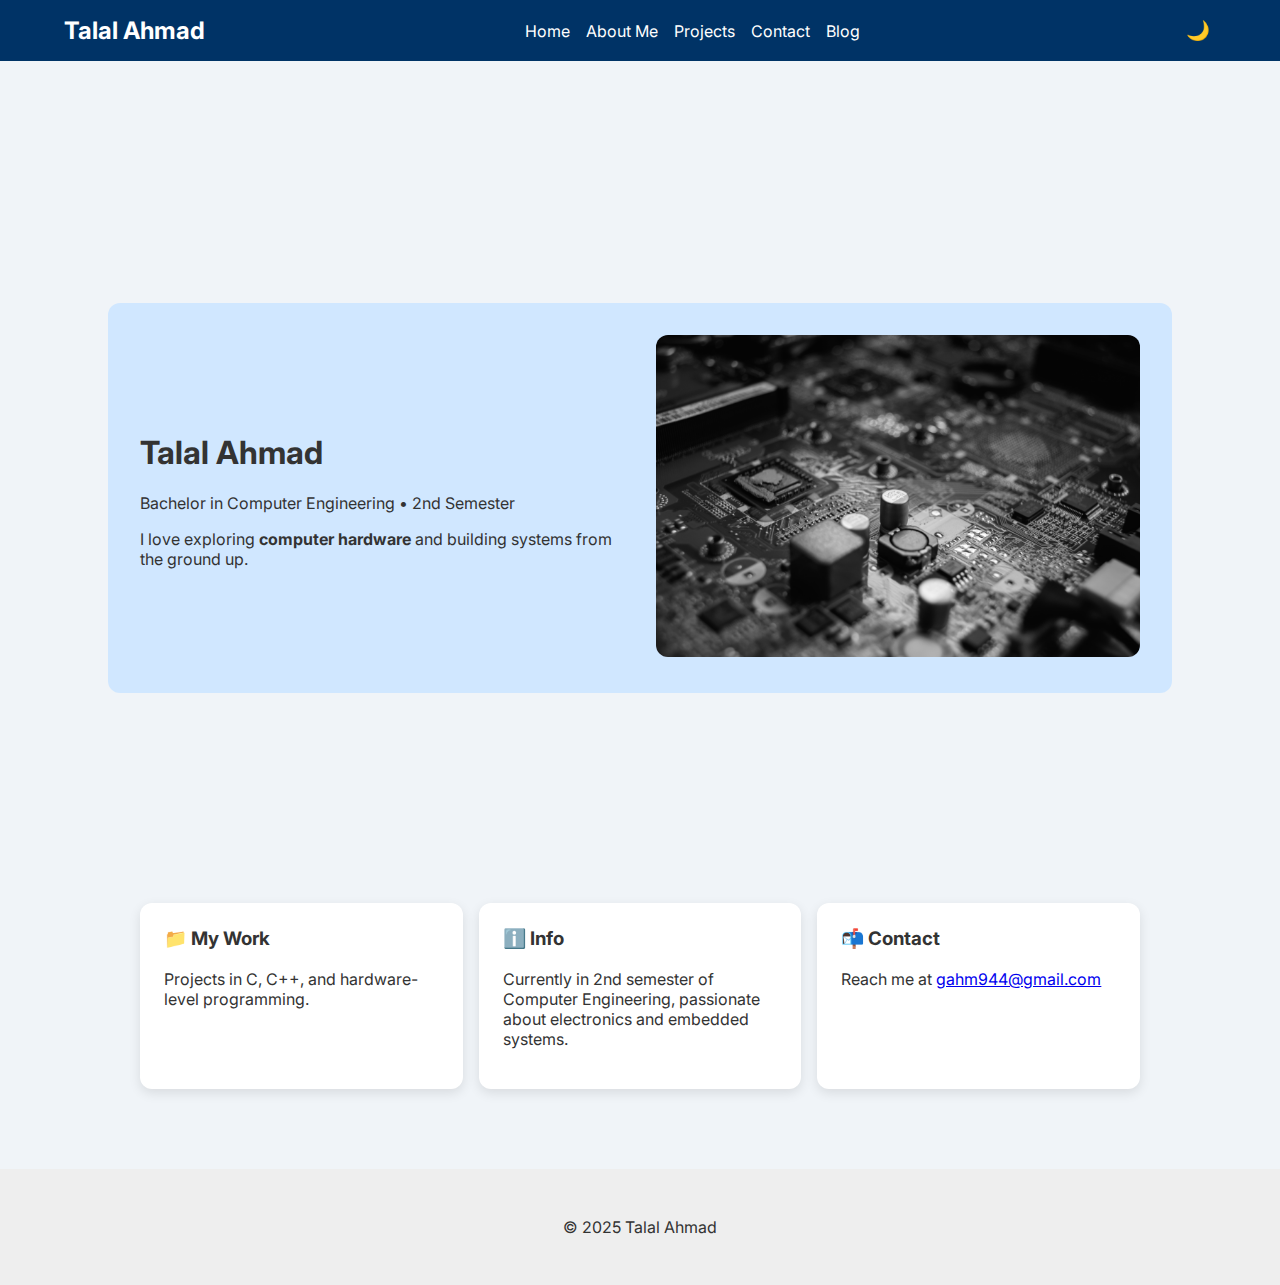
<file: index.html>
<!DOCTYPE html>
<html lang="en">
<head>
  <meta charset="UTF-8" />
  <meta name="viewport" content="width=device-width, initial-scale=1.0"/>
  <title>Talal Ahmad</title>
  <link href="https://fonts.googleapis.com/css2?family=Inter:wght@400;700&display=swap" rel="stylesheet"/>
  <link rel="stylesheet" href="style.css"/>
  <!-- Google tag (gtag.js) -->
<script async src="https://www.googletagmanager.com/gtag/js?id=G-E8TH3ZYEV0"></script>
<script>
  window.dataLayer = window.dataLayer || [];
  function gtag(){dataLayer.push(arguments);}
  gtag('js', new Date());

  gtag('config', 'G-E8TH3ZYEV0');
</script>
</head>
<body>
  <nav class="navbar">
    <div class="nav-container">
      <div class="logo">Talal Ahmad</div>
      <ul class="nav-links">
        <li><a href="#">Home</a></li>
        <li><a href="#">About Me</a></li>
        <li><a href="#">Projects</a></li>
        <li><a href="#">Contact</a></li>
        <li><a href="blog.html">Blog</a></li>
      </ul>
      <button id="theme-toggle">🌙</button>
    </div>
  </nav>

  <header class="hero full-hero">
    <div class="hero-box">
      <div class="hero-left">
        <h1>Talal Ahmad</h1>
        <p>Bachelor in Computer Engineering • 2nd Semester</p>
        <p>I love exploring <strong>computer hardware</strong> and building systems from the ground up.</p>
      </div>
      <div class="hero-right">
        <img src="asset/pic1.jpg" alt="Circuit board"/>
      </div>
    </div>
  </header>

  <section class="three-boxes">
    <div class="box">
      <h3>📁 My Work</h3>
      <p>Projects in C, C++, and hardware-level programming.</p>
    </div>
    <div class="box">
      <h3>ℹ️ Info</h3>
      <p>Currently in 2nd semester of Computer Engineering, passionate about electronics and embedded systems.</p>
    </div>
    <div class="box">
      <h3>📬 Contact</h3>
      <p>Reach me at <a href="mailto:gahm944@gmail.com">gahm944@gmail.com</a></p>
    </div>
  </section>

  <main class="container">
    <!-- You can add more sections here -->
  </main>

  <footer>
    <div class="container">
      <p>&copy; 2025 Talal Ahmad</p>
    </div>
  </footer>

  <script>
    const toggleBtn = document.getElementById("theme-toggle");
    toggleBtn.addEventListener("click", () => {
      document.body.classList.toggle("dark");
      toggleBtn.textContent = document.body.classList.contains("dark") ? "☀️" : "🌙";
    });
  </script>
</body>
</html>
</file>
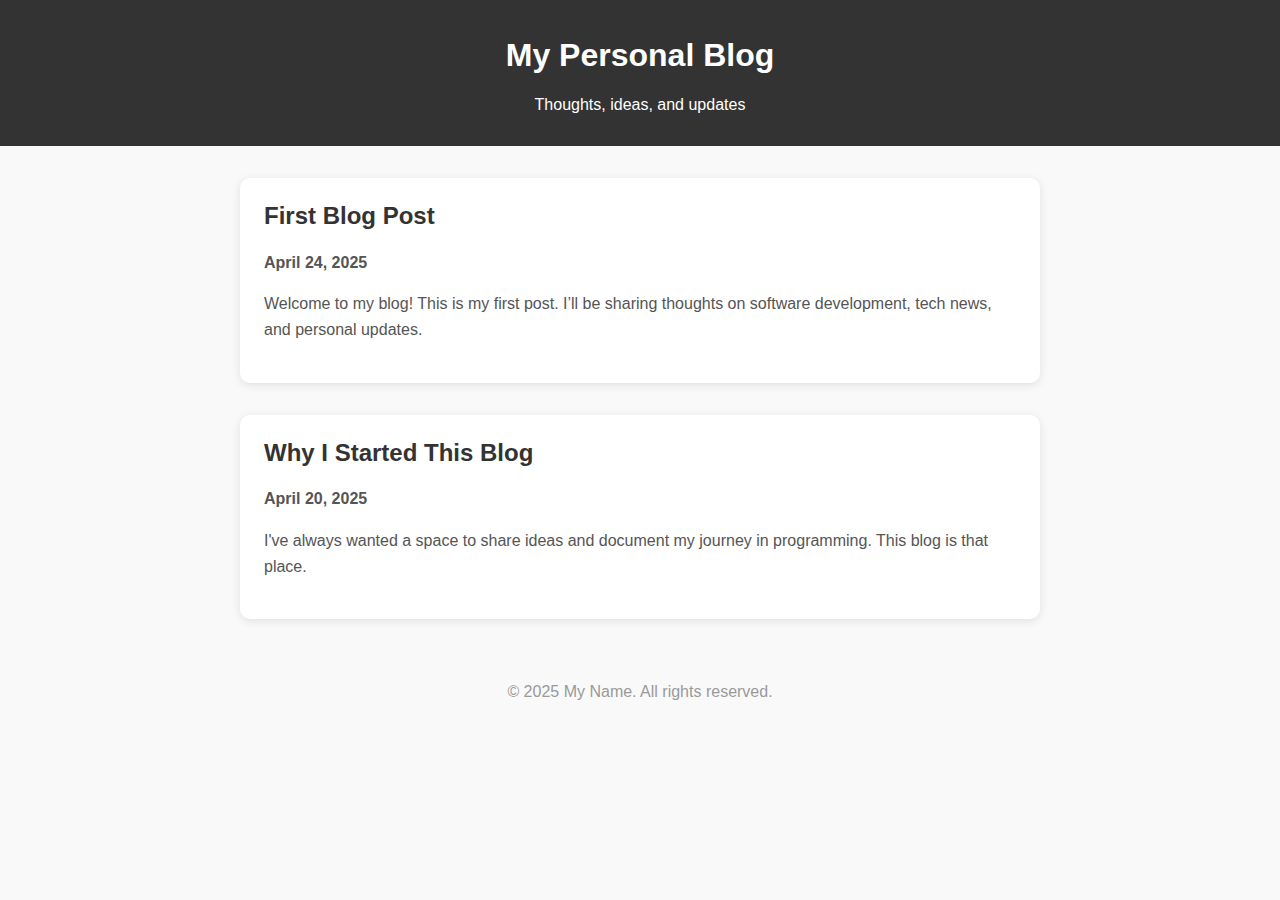
<file: blog.html>
<!DOCTYPE html>
<html lang="en">
<head>
  <meta charset="UTF-8" />
  <meta name="viewport" content="width=device-width, initial-scale=1.0" />
  <title>My Blog</title>
  <style>
    body {
      font-family: 'Segoe UI', sans-serif;
      background: #f9f9f9;
      margin: 0;
      padding: 0;
    }
    header {
      background: #333;
      color: white;
      padding: 1rem 2rem;
      text-align: center;
    }
    main {
      max-width: 800px;
      margin: 2rem auto;
      padding: 0 1rem;
    }
    article {
      background: white;
      margin-bottom: 2rem;
      padding: 1.5rem;
      border-radius: 10px;
      box-shadow: 0 2px 10px rgba(0, 0, 0, 0.1);
    }
    article h2 {
      margin-top: 0;
      color: #333;
    }
    article p {
      color: #555;
      line-height: 1.6;
    }
    footer {
      text-align: center;
      padding: 2rem;
      color: #999;
    }
  </style>
</head>
<body>

  <header>
    <h1>My Personal Blog</h1>
    <p>Thoughts, ideas, and updates</p>
  </header>

  <main>
    <article>
      <h2>First Blog Post</h2>
      <p><strong>April 24, 2025</strong></p>
      <p>Welcome to my blog! This is my first post. I’ll be sharing thoughts on software development, tech news, and personal updates.</p>
    </article>

    <article>
      <h2>Why I Started This Blog</h2>
      <p><strong>April 20, 2025</strong></p>
      <p>I've always wanted a space to share ideas and document my journey in programming. This blog is that place.</p>
    </article>
  </main>

  <footer>
    &copy; 2025 My Name. All rights reserved.
  </footer>

</body>
</html>
</file>
<file: style.css>
:root {
    --primary-color: #003366;
    --light-bg: #f0f4f8;
    --light-box: #d0e7ff;
    --dark-bg: #121212;
    --dark-box: #1e1e1e;
    --text-color: #333;
    --text-color-dark: #eee;
  }
  
  body {
    margin: 0;
    font-family: 'Inter', sans-serif;
    background-color: var(--light-bg);
    color: var(--text-color);
    transition: background 0.3s, color 0.3s;
  }
  
  body.dark {
    background-color: var(--dark-bg);
    color: var(--text-color-dark);
  }
  
  .navbar {
    background-color: var(--primary-color);
    padding: 1rem 0;
    color: white;
  }
  
  .nav-container {
    display: flex;
    justify-content: space-between;
    align-items: center;
    width: 90%;
    max-width: 1200px;
    margin: auto;
  }
  
  .logo {
    font-weight: 700;
    font-size: 1.5rem;
  }
  
  .nav-links {
    list-style: none;
    display: flex;
    gap: 1rem;
    padding: 0;
    margin: 0;
  }
  
  .nav-links li a {
    color: white;
    text-decoration: none;
  }
  
  #theme-toggle {
    background: none;
    border: none;
    font-size: 1.2rem;
    cursor: pointer;
    color: white;
  }
  
  .hero {
    padding: 2rem 0;
  }
  
  .full-hero {
    min-height: 90vh;
    display: flex;
    align-items: center;
  }
  
  .hero-box {
    background-color: var(--light-box);
    display: flex;
    justify-content: space-between;
    align-items: center;
    border-radius: 12px;
    padding: 2rem;
    max-width: 1000px;
    margin: auto;
    gap: 2rem;
  }
  
  body.dark .hero-box {
    background-color: var(--dark-box);
  }
  
  .hero-left {
    flex: 1;
  }
  
  .hero-right {
    flex: 1;
    text-align: right;
  }
  
  .hero-right img {
    max-width: 100%;
    border-radius: 12px;
  }
  
  .container {
    width: 90%;
    max-width: 1000px;
    margin: auto;
    padding: 1rem 0;
  }
  
  .three-boxes {
    display: flex;
    justify-content: space-between;
    gap: 1rem;
    max-width: 1000px;
    margin: -3rem auto 2rem;
    padding: 1rem;
    flex-wrap: wrap;
  }
  
  .box {
    flex: 1;
    background-color: #ffffff;
    border-radius: 12px;
    box-shadow: 0 4px 12px rgba(0,0,0,0.1);
    padding: 1.5rem;
    min-width: 250px;
    transition: transform 0.3s;
  }
  
  .box:hover {
    transform: translateY(-5px);
  }
  
  body.dark .box {
    background-color: #2a2a2a;
  }
  
  .box h3 {
    margin-top: 0;
  }
  
  footer {
    text-align: center;
    padding: 1rem 0;
    background-color: #eee;
  }
  
  body.dark footer {
    background-color: #1a1a1a;
  }
</file>
